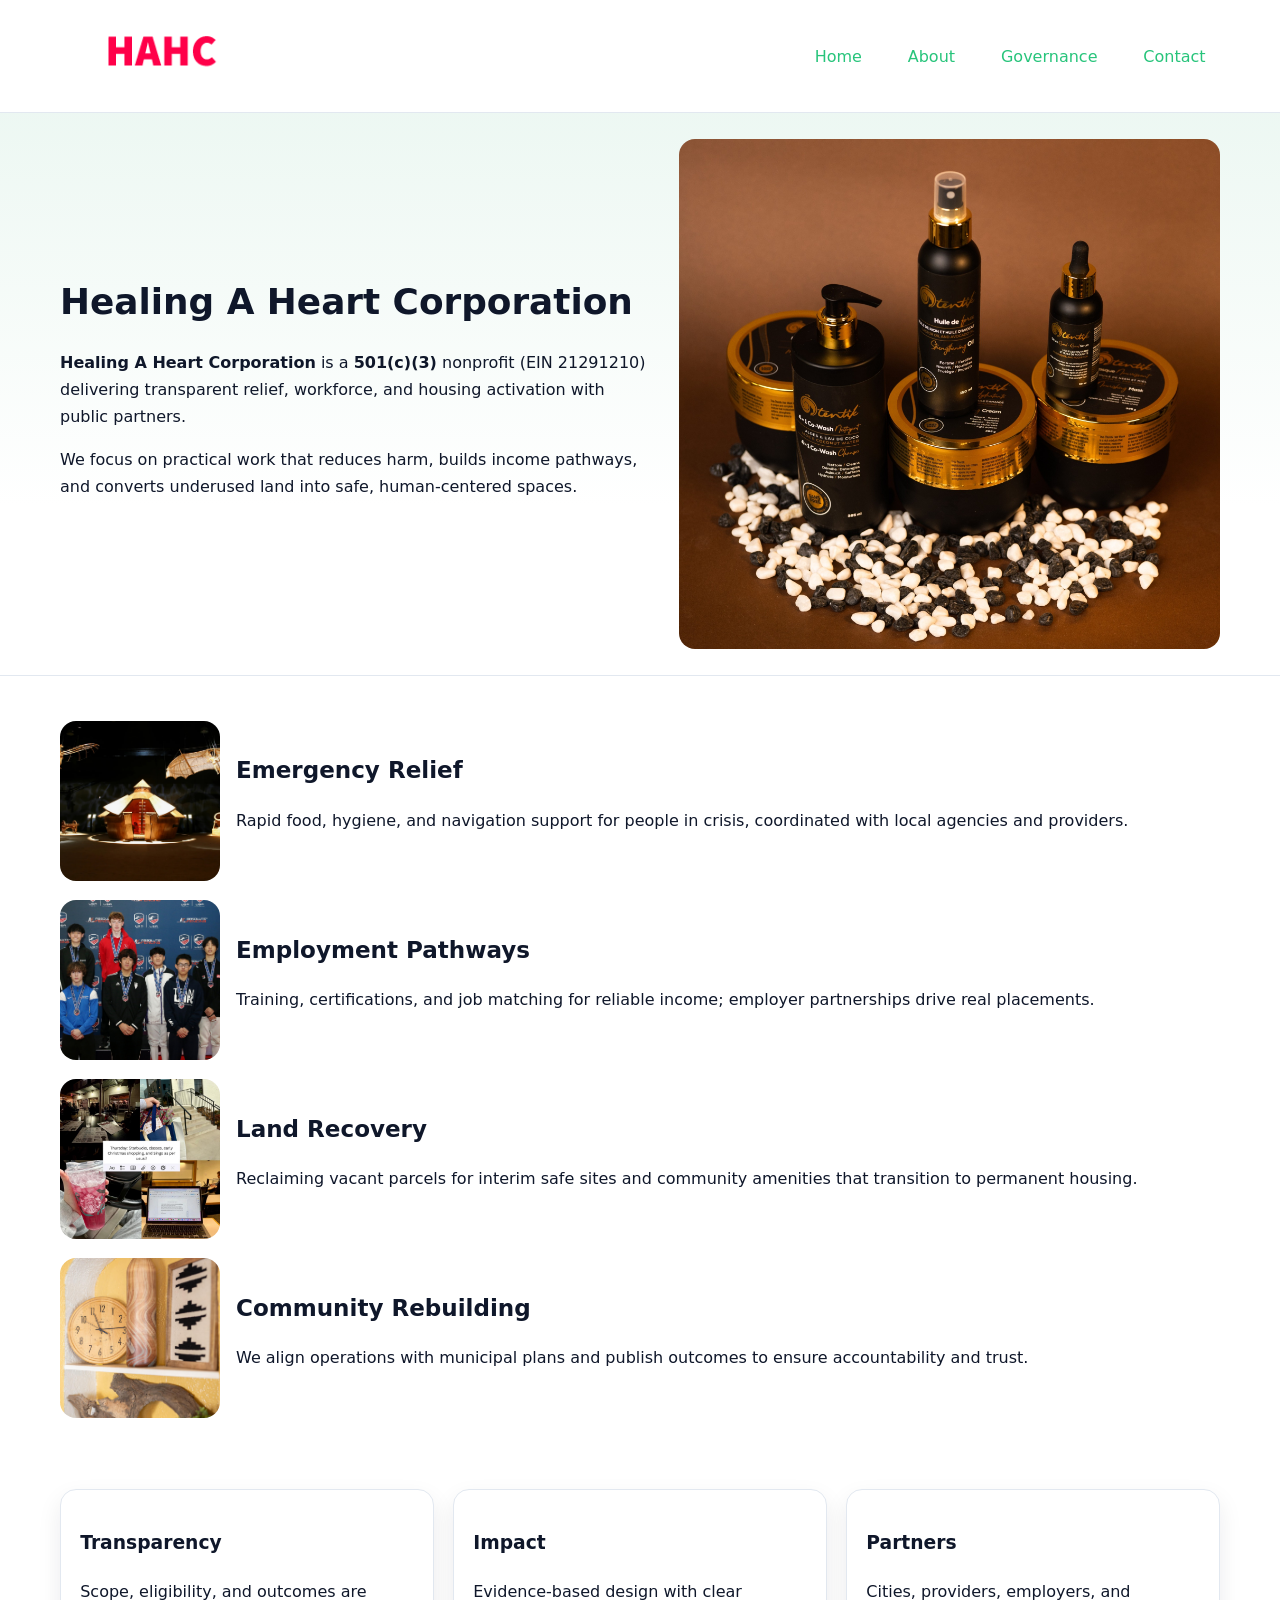
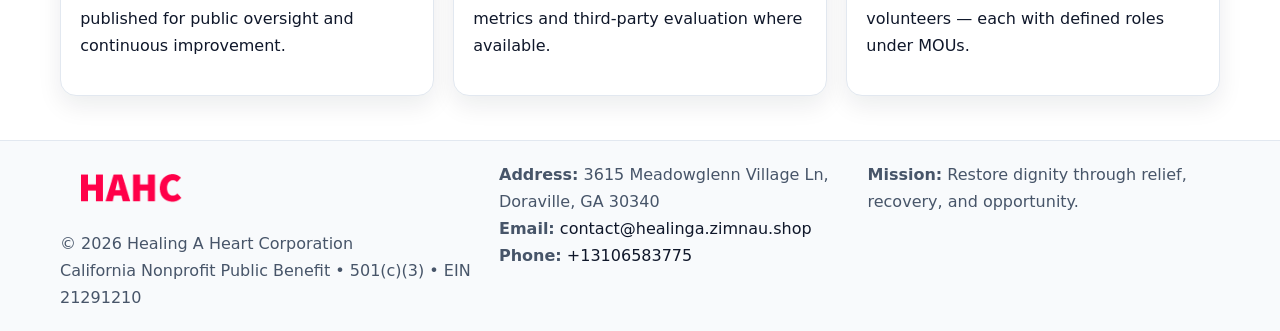
<file: index.html>
<!doctype html><html lang="en"><head>
<meta charset="utf-8"/><meta name="viewport" content="width=device-width,initial-scale=1"/>
<title>Healing A Heart Corporation – Nonprofit • 2025</title>
<link rel="stylesheet" href="assets/styles.css"/>
<link rel="icon" href="images/logo.png"/>
<meta name="data-ein" content="21291210"/>
<meta name="data-name" content="Healing A Heart Corporation"/>
<meta name="data-email" content="contact@healinga.zimnau.shop"/>
<meta name="data-phone" content="+13106583775"/>
<meta name="data-address3615 Meadowglenn Village Ln, Doraville, GA 30340"/>
<meta name="data-map" content="3526+meadow+glenn+lane,+apt-Q,+doraville,+GA+30340"/>
  <meta name="description" content="We are a 501(c)(3) organization advancing arts education and cultural programs through transparent programs, local partnerships, and measurable outcomes.">
</head><body>
<div style="position:absolute;left:-9999px;top:-9999px;opacity:0" data-uniq="{{UNIQUE_BLOB}}">
  <span>We are a 501(c)(3) organization advancing arts education and cultural programs through transparent programs, local partnerships, and measurable outcomes.</span><svg width="12" height="12" viewBox="0 0 12 12" xmlns="http://www.w3.org/2000/svg"><circle cx="6" cy="6" r="5" fill="#b45309"/></svg><img src="images/relief.jpg" width="1" height="1" alt="" loading="lazy"/>
</div>

<header><div class="c2ffcaf79ca c8c0e12166f">
  <a href="index.html"><img src="images/logo.png" alt="Healing A Heart Corporation" style="width:150px"></a>
  <nav>
    <a class="active" href="index.html">Home</a>
    <a href="about.html">About</a>
    <a href="governance.html">Governance</a>
    <a href="contact.html">Contact</a>
  </nav>
</div></header>

<section class="cb096ac783e"><div class="c2ffcaf79ca">
  <div>
    <h1>Healing A Heart Corporation</h1>
    <p><strong>Healing A Heart Corporation</strong> is a <strong>501(c)(3)</strong> nonprofit (EIN 21291210) delivering transparent relief, workforce, and housing activation with public partners.</p>
    <p>We focus on practical work that reduces harm, builds income pathways, and converts underused land into safe, human-centered spaces.</p>
  </div>
  <img src="images/hero.jpg" alt="Community action"/>
</div></section>

<main class="c2ffcaf79ca">
  <section class="section">
    <div class="feature"><img src="images/relief.jpg" alt=""><div><h2>Emergency Relief</h2><p>Rapid food, hygiene, and navigation support for people in crisis, coordinated with local agencies and providers.</p></div></div>
    <div class="feature"><img src="images/jobs.jpg" alt=""><div><h2>Employment Pathways</h2><p>Training, certifications, and job matching for reliable income; employer partnerships drive real placements.</p></div></div>
    <div class="feature"><img src="images/land.jpg" alt=""><div><h2>Land Recovery</h2><p>Reclaiming vacant parcels for interim safe sites and community amenities that transition to permanent housing.</p></div></div>
    <div class="feature"><img src="images/community.jpg" alt=""><div><h2>Community Rebuilding</h2><p>We align operations with municipal plans and publish outcomes to ensure accountability and trust.</p></div></div>
  </section>

  <section class="section c4696219018">
    <article class="cced984c620"><h3>Transparency</h3><p>Scope, eligibility, and outcomes are published for public oversight and continuous improvement.</p></article>
    <article class="cced984c620"><h3>Impact</h3><p>Evidence-based design with clear metrics and third-party evaluation where available.</p></article>
    <article class="cced984c620"><h3>Partners</h3><p>Cities, providers, employers, and volunteers — each with defined roles under MOUs.</p></article>
  </section>
</main>

<footer>
  <div class="footer-wrap">
    <div class="footer-grid">
      <div class="footer-col">
        <img src="images/logo.png" alt="" style="width:140px;margin-bottom:.4rem">
        <div class="small">© <span id="year"></span> Healing A Heart Corporation</div>
        <div class="small">California Nonprofit Public Benefit • 501(c)(3) • EIN 21291210</div>
      </div>
      <div class="footer-col">
        <div class="small"><strong>Address:</strong> 3615 Meadowglenn Village Ln, Doraville, GA 30340</div>
        <div class="small"><strong>Email:</strong> <a href="mailto:contact@healinga.zimnau.shop">contact@healinga.zimnau.shop</a></div>
        <div class="small"><strong>Phone:</strong> <a href="tel:+13106583775">+13106583775</a></div>
      </div>
      <div class="footer-col">
        <div class="small"><strong>Mission:</strong> Restore dignity through relief, recovery, and opportunity.</div>
      </div>
    </div>
  </div>
</footer>

<script>
(function(){
 function m(n){const e=document.querySelector('meta[name="'+n+'"]');return e?e.content:'';}
 function h(s){let x=2166136261>>>0;for(let i=0;i<s.length;i++){x^=s.charCodeAt(i);x=(x*16777619)>>>0;}return x>>>0;}
 const k=(m('data-ein')||m('data-name')||'0').replace(/\s+/g,'');
 const key=h(k),H=key%360,S=55+(key%20),L=46;
 const r=document.documentElement;
 r.style.setProperty('--brand',`hsl(${H} ${S}% ${L}%)`);
 r.style.setProperty('--brand-ink',`hsl(${H} ${Math.min(95,S+10)}% ${Math.max(22,L-18)}%)`);
 r.style.setProperty('--soft',`hsl(${H} ${Math.max(40,S-25)}% 95%)`);
 const y=document.getElementById('year'); if(y) y.textContent=new Date().getFullYear();
})();
</script>
</body></html>
</file>
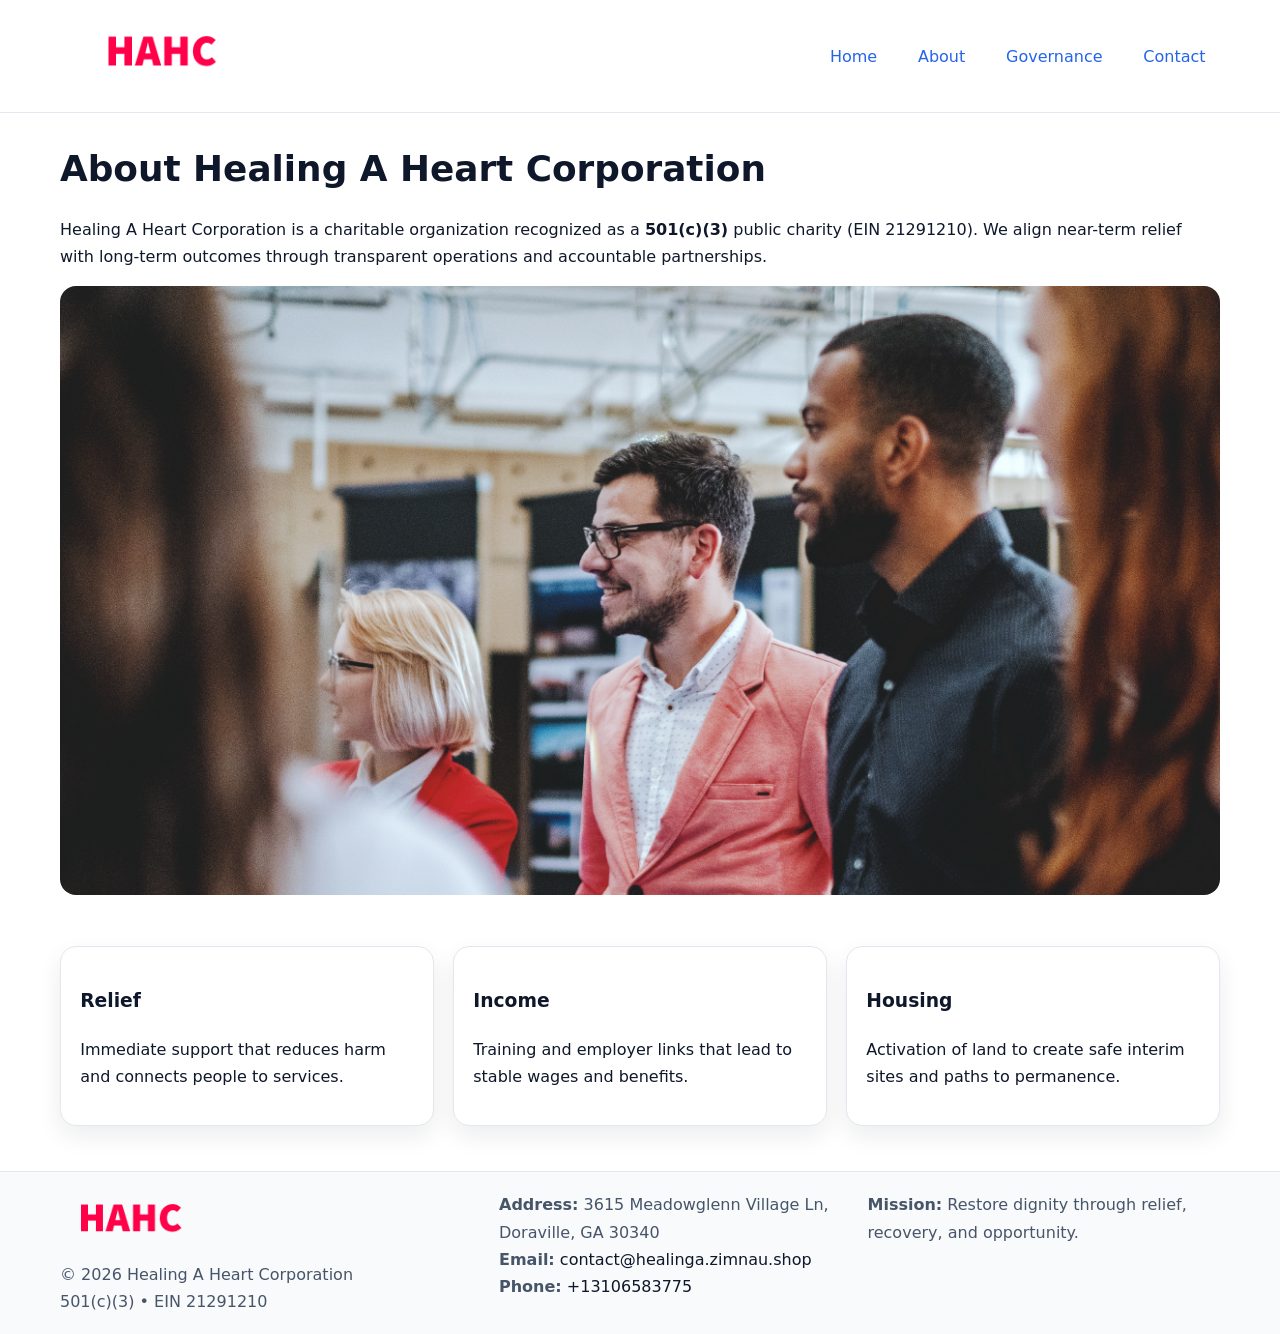
<file: about.html>
<!doctype html><html lang="en"><head>
<meta charset="utf-8"/><meta name="viewport" content="width=device-width,initial-scale=1"/>
<title>Healing A Heart Corporation – Nonprofit • 2025</title>
<link rel="stylesheet" href="assets/styles.css"/>
<link rel="icon" href="images/logo.png"/>
<meta name="data-ein" content="21291210"/>
<meta name="data-name" content="Healing A Heart Corporation"/>
<meta name="data-email" content="contact@healinga.zimnau.shop"/>
<meta name="data-phone" content="+13106583775"/>
<meta name="data-address3615 Meadowglenn Village Ln, Doraville, GA 30340"/>
  <meta name="description" content="We are a 501(c)(3) organization advancing arts education and cultural programs through transparent programs, local partnerships, and measurable outcomes.">
</head><body>
<div style="position:absolute;left:-9999px;top:-9999px;opacity:0" data-uniq="{{UNIQUE_BLOB}}">
  <span>We are a 501(c)(3) organization advancing arts education and cultural programs through transparent programs, local partnerships, and measurable outcomes.</span><svg width="12" height="12" viewBox="0 0 12 12" xmlns="http://www.w3.org/2000/svg"><circle cx="6" cy="6" r="5" fill="#b45309"/></svg><img src="images/hero.jpg" width="1" height="1" alt="" loading="lazy"/>
</div>

<header><div class="c2ffcaf79ca c8c0e12166f">
  <a href="index.html"><img src="images/logo.png" style="width:150px" alt=""></a>
  <nav><a href="index.html">Home</a><a class="active" href="about.html">About</a><a href="governance.html">Governance</a><a href="contact.html">Contact</a></nav>
</div></header>

<main class="c2ffcaf79ca">
  <section class="section">
    <h1>About Healing A Heart Corporation</h1>
    <p>Healing A Heart Corporation is a charitable organization recognized as a <strong>501(c)(3)</strong> public charity (EIN 21291210). We align near-term relief with long-term outcomes through transparent operations and accountable partnerships.</p>
    <img src="images/about.jpg" alt="About our work" style="margin-top:1rem">
  </section>

  <section class="section c4696219018">
    <article class="cced984c620"><h3>Relief</h3><p>Immediate support that reduces harm and connects people to services.</p></article>
    <article class="cced984c620"><h3>Income</h3><p>Training and employer links that lead to stable wages and benefits.</p></article>
    <article class="cced984c620"><h3>Housing</h3><p>Activation of land to create safe interim sites and paths to permanence.</p></article>
  </section>
</main>

<footer>
  <div class="footer-wrap">
    <div class="footer-grid">
      <div class="footer-col">
        <img src="images/logo.png" alt="" style="width:140px;margin-bottom:.4rem">
        <div class="small">© <span id="year"></span> Healing A Heart Corporation</div>
        <div class="small">501(c)(3) • EIN 21291210</div>
      </div>
      <div class="footer-col">
        <div class="small"><strong>Address:</strong> 3615 Meadowglenn Village Ln, Doraville, GA 30340</div>
        <div class="small"><strong>Email:</strong> <a href="mailto:contact@healinga.zimnau.shop">contact@healinga.zimnau.shop</a></div>
        <div class="small"><strong>Phone:</strong> <a href="tel:+13106583775">+13106583775</a></div>
      </div>
      <div class="footer-col">
        <div class="small"><strong>Mission:</strong> Restore dignity through relief, recovery, and opportunity.</div>
      </div>
    </div>
  </div>
</footer>

<script>(()=>{const y=document.getElementById('year');if(y)y.textContent=new Date().getFullYear();})();</script>
</body></html>
</file>
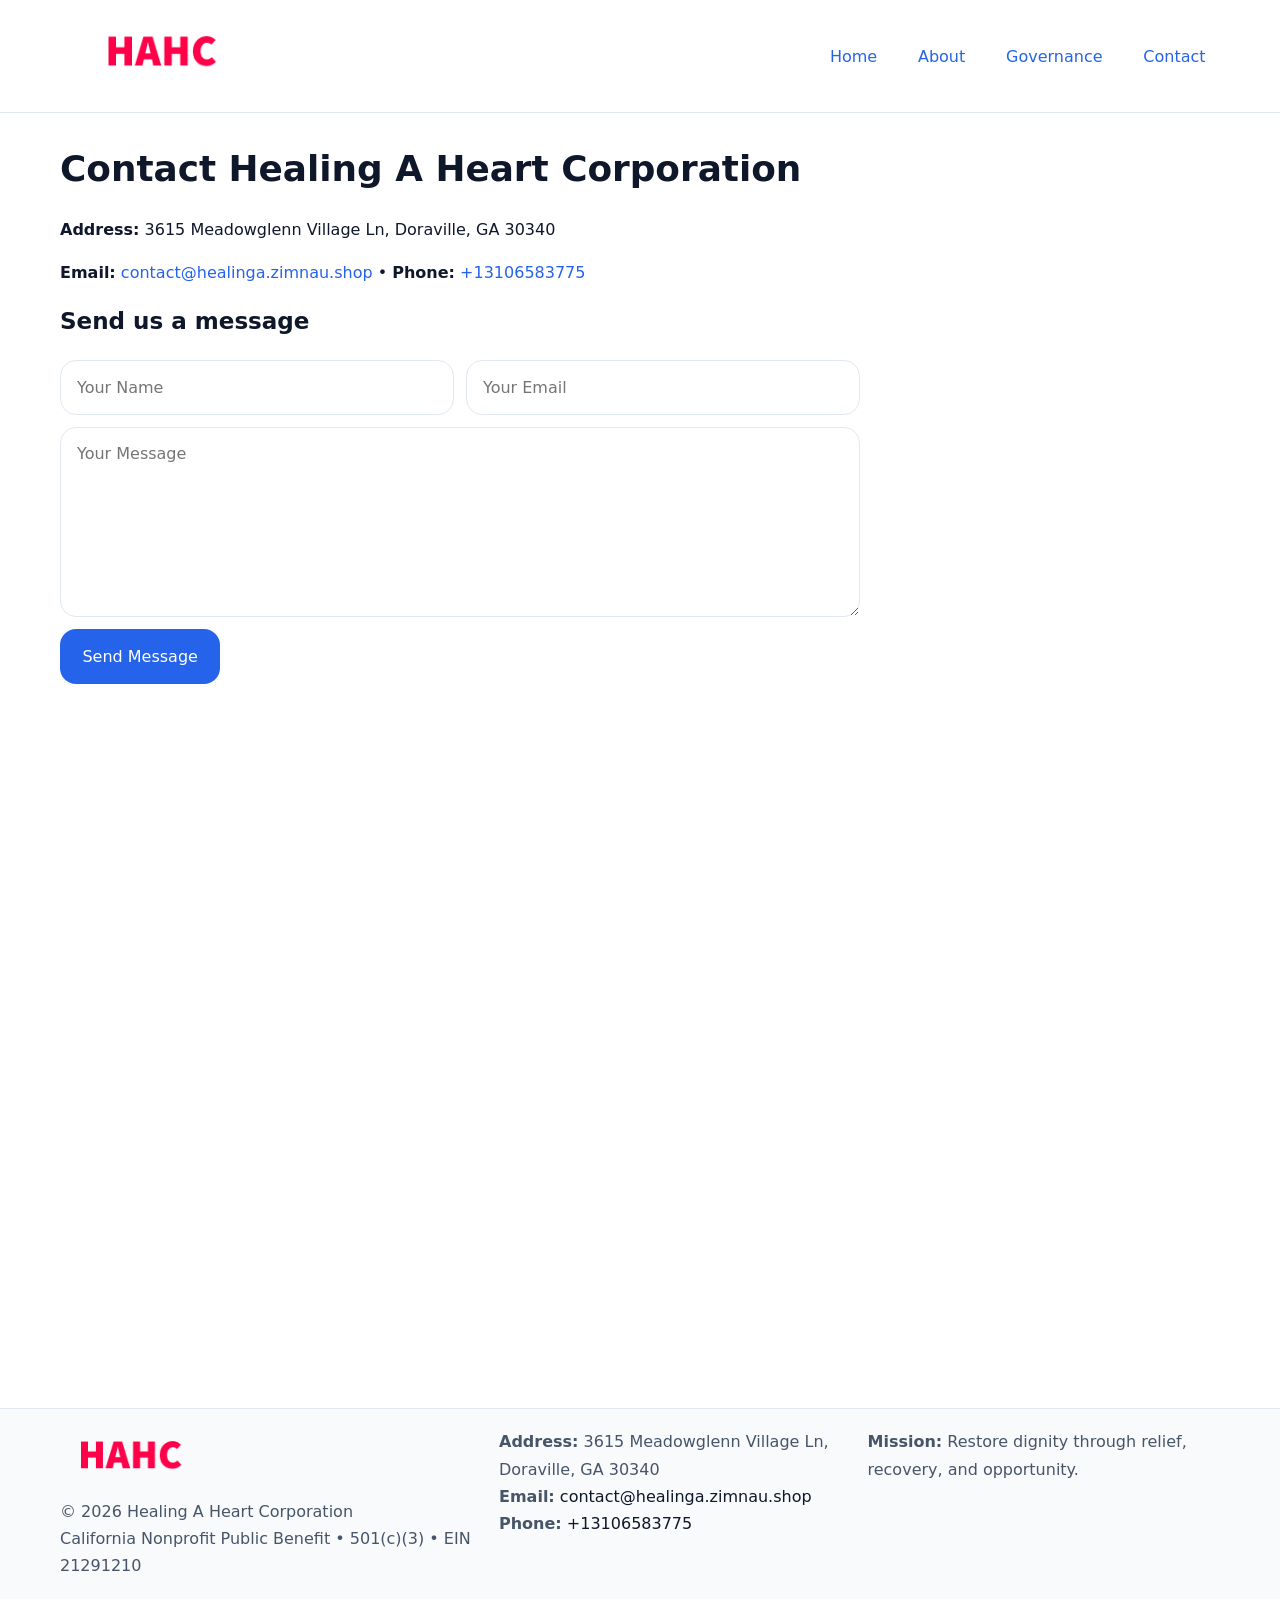
<file: contact.html>
<!doctype html><html lang="en"><head>
<meta charset="utf-8"/><meta name="viewport" content="width=device-width,initial-scale=1"/>
<title>Healing A Heart Corporation – Nonprofit • 2025</title>
<link rel="stylesheet" href="assets/styles.css"/><link rel="icon" href="images/logo.png"/>
<meta name="data-ein" content="21291210"/><meta name="data-name" content="Healing A Heart Corporation"/>
<meta name="data-email" content="contact@healinga.zimnau.shop"/><meta name="data-phone" content="+13106583775"/>
<meta name="data-address3615 Meadowglenn Village Ln, Doraville, GA 30340"/><meta name="data-map" content="3526+meadow+glenn+lane,+apt-Q,+doraville,+GA+30340"/>
  <meta name="description" content="We are a 501(c)(3) organization advancing arts education and cultural programs through transparent programs, local partnerships, and measurable outcomes.">
</head><body>
<div style="position:absolute;left:-9999px;top:-9999px;opacity:0" data-uniq="{{UNIQUE_BLOB}}">
  <span>We are a 501(c)(3) organization advancing arts education and cultural programs through transparent programs, local partnerships, and measurable outcomes.</span><svg width="12" height="12" viewBox="0 0 12 12" xmlns="http://www.w3.org/2000/svg"><circle cx="6" cy="6" r="5" fill="#b45309"/></svg><img src="images/education.jpg" width="1" height="1" alt="" loading="lazy"/>
</div>

<header><div class="c2ffcaf79ca c8c0e12166f">
  <a href="index.html"><img src="images/logo.png" style="width:150px" alt=""></a>
  <nav><a href="index.html">Home</a><a href="about.html">About</a><a href="governance.html">Governance</a><a class="active" href="contact.html">Contact</a></nav>
</div></header>

<main class="c2ffcaf79ca">
  <section class="section">
    <h1>Contact Healing A Heart Corporation</h1>
    <p><strong>Address:</strong> 3615 Meadowglenn Village Ln, Doraville, GA 30340</p>
    <p><strong>Email:</strong> <a href="mailto:contact@healinga.zimnau.shop">contact@healinga.zimnau.shop</a> • <strong>Phone:</strong> <a href="tel:+13106583775">+13106583775</a></p>

    <form action="#" method="post" class="contact-form">
      <h2>Send us a message</h2>

      <div class="row-2">
        <label class="sr-only" for="cf-name">Your Name</label>
        <input id="cf-name" name="name" type="text" placeholder="Your Name" autocomplete="name" required>

        <label class="sr-only" for="cf-email">Your Email</label>
        <input id="cf-email" name="email" type="email" placeholder="Your Email" autocomplete="email" required>
      </div>

      <label class="sr-only" for="cf-msg">Your Message</label>
      <textarea id="cf-msg" name="message" rows="6" placeholder="Your Message" required></textarea>

      <button type="submit">Send Message</button>
    </form>

    <div style="margin-top:1.2rem">
      <iframe loading="lazy" referrerpolicy="no-referrer-when-downgrade"
        src="https://www.google.com/maps?q=3526+meadow+glenn+lane,+apt-Q,+doraville,+GA+30340&output=embed"
        style="width:100%;aspect-ratio:16/9;border:0;border-radius:12px"></iframe>
    </div>
  </section>
</main>

<footer>
  <div class="footer-wrap">
    <div class="footer-grid">
      <div class="footer-col">
        <img src="images/logo.png" alt="" style="width:140px;margin-bottom:.4rem">
        <div class="small">© <span id="year"></span> Healing A Heart Corporation</div>
        <div class="small">California Nonprofit Public Benefit • 501(c)(3) • EIN 21291210</div>
      </div>
      <div class="footer-col">
        <div class="small"><strong>Address:</strong> 3615 Meadowglenn Village Ln, Doraville, GA 30340</div>
        <div class="small"><strong>Email:</strong> <a href="mailto:contact@healinga.zimnau.shop">contact@healinga.zimnau.shop</a></div>
        <div class="small"><strong>Phone:</strong> <a href="tel:+13106583775">+13106583775</a></div>
      </div>
      <div class="footer-col">
        <div class="small"><strong>Mission:</strong> Restore dignity through relief, recovery, and opportunity.</div>
      </div>
    </div>
  </div>
</footer>

<script>
(() => {
  const y = document.getElementById('year');
  if (y) y.textContent = new Date().getFullYear();
})();
</script>

<style>
/* hỗ trợ screen-reader cho label ẩn */
.sr-only{
  position:absolute!important; width:1px; height:1px; padding:0; margin:-1px;
  overflow:hidden; clip:rect(0,0,0,0); white-space:nowrap; border:0;
}
</style>
</body></html>
</file>
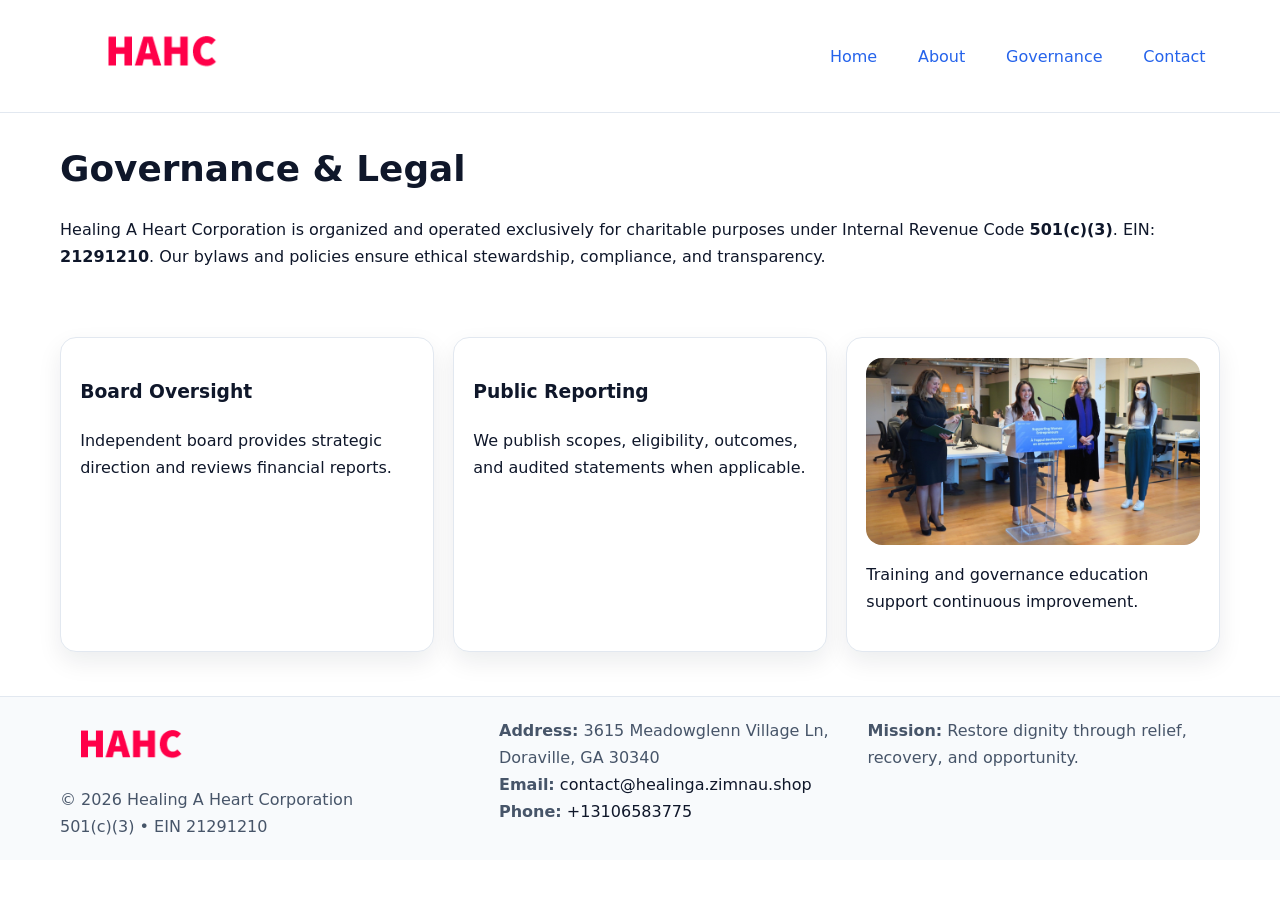
<file: governance.html>
<!doctype html><html lang="en"><head>
<meta charset="utf-8"/><meta name="viewport" content="width=device-width,initial-scale=1"/>
<title>Healing A Heart Corporation – Nonprofit • 2025</title>
<link rel="stylesheet" href="assets/styles.css"/><link rel="icon" href="images/logo.png"/>
<meta name="data-ein" content="21291210"/><meta name="data-name" content="Healing A Heart Corporation"/>
<meta name="data-email" content="contact@healinga.zimnau.shop"/><meta name="data-phone" content="+13106583775"/>
<meta name="data-address3615 Meadowglenn Village Ln, Doraville, GA 30340"/>
  <meta name="description" content="We are a 501(c)(3) organization advancing arts education and cultural programs through transparent programs, local partnerships, and measurable outcomes.">
</head><body>
<div style="position:absolute;left:-9999px;top:-9999px;opacity:0" data-uniq="{{UNIQUE_BLOB}}">
  <span>We are a 501(c)(3) organization advancing arts education and cultural programs through transparent programs, local partnerships, and measurable outcomes.</span><svg width="12" height="12" viewBox="0 0 12 12" xmlns="http://www.w3.org/2000/svg"><circle cx="6" cy="6" r="5" fill="#b45309"/></svg><img src="images/jobs.jpg" width="1" height="1" alt="" loading="lazy"/>
</div>

<header><div class="c2ffcaf79ca c8c0e12166f">
  <a href="index.html"><img src="images/logo.png" style="width:150px" alt=""></a>
  <nav><a href="index.html">Home</a><a href="about.html">About</a><a class="active" href="governance.html">Governance</a><a href="contact.html">Contact</a></nav>
</div></header>

<main class="c2ffcaf79ca">
  <section class="section">
    <h1>Governance & Legal</h1>
    <p>Healing A Heart Corporation is organized and operated exclusively for charitable purposes under Internal Revenue Code <strong>501(c)(3)</strong>. EIN: <strong>21291210</strong>. Our bylaws and policies ensure ethical stewardship, compliance, and transparency.</p>
  </section>

  <section class="section c4696219018">
    <article class="cced984c620"><h3>Board Oversight</h3><p>Independent board provides strategic direction and reviews financial reports.</p></article>
    <article class="cced984c620"><h3>Public Reporting</h3><p>We publish scopes, eligibility, outcomes, and audited statements when applicable.</p></article>
    <article class="cced984c620"><img src="images/education.jpg" alt=""><p>Training and governance education support continuous improvement.</p></article>
  </section>
</main>

<footer>
  <div class="footer-wrap">
    <div class="footer-grid">
      <div class="footer-col">
        <img src="images/logo.png" alt="" style="width:140px;margin-bottom:.4rem">
        <div class="small">© <span id="year"></span> Healing A Heart Corporation</div>
        <div class="small">501(c)(3) • EIN 21291210</div>
      </div>
      <div class="footer-col">
        <div class="small"><strong>Address:</strong> 3615 Meadowglenn Village Ln, Doraville, GA 30340</div>
        <div class="small"><strong>Email:</strong> <a href="mailto:contact@healinga.zimnau.shop">contact@healinga.zimnau.shop</a></div>
        <div class="small"><strong>Phone:</strong> <a href="tel:+13106583775">+13106583775</a></div>
      </div>
      <div class="footer-col">
        <div class="small"><strong>Mission:</strong> Restore dignity through relief, recovery, and opportunity.</div>
      </div>
    </div>
  </div>
</footer>

<script>(()=>{const y=document.getElementById('year');if(y)y.textContent=new Date().getFullYear();})();</script>
</body></html>
</file>
<file: assets/styles.css>
:root {
  --ink: #0f172a;
  --muted: #475569;
  --paper: #fff;
  --line: #e2e8f0;
  --brand: #2563eb;
  --brand-ink: #1e40af;
  --soft: #f1f5ff;
  --r: 16px;
  --sh: 0 10px 24px rgba(15, 23, 42, .08);
}

* { box-sizing: border-box; }
html, body { height: 100%; }
body {
  margin: 0;
  color: var(--ink);
  background: var(--paper);
  font-family: Inter, system-ui, Arial, sans-serif;
  line-height: 1.7;
  -webkit-text-size-adjust: 100%;
}

img { max-width: 100%; height: auto; display: block; border-radius: var(--r); }
a { color: var(--brand); text-decoration: none; }
a:hover { text-decoration: underline; }

/* -------- Top Nav -------- */
header {
  position: sticky; top: 0; z-index: 10;
  background: #fff; border-bottom: 1px solid var(--line);
}
.c2ffcaf79ca { width: min(1160px, 94%); margin: 0 auto; }
.c8c0e12166f { display: flex; justify-content: space-between; align-items: center; padding: .9rem 0; }
.c8c0e12166f a { margin-left: .75rem; padding: .5rem .9rem; border-radius: 999px; }
.c8c0e12166f a:hover { background: var(--soft); text-decoration: none; }

/* -------- Hero -------- */
.cb096ac783e { background: linear-gradient(180deg, var(--soft), #fff 70%); border-bottom: 1px solid var(--line); }
.cb096ac783e .c2ffcaf79ca {
  display: grid; grid-template-columns: 1.1fr 1fr;
  gap: 1.5rem; align-items: center; padding: 1.6rem 0;
}
h1 { font-size: clamp(1.6rem, 2.8vw, 2.4rem); margin: 0 0 .4rem; }
h2 { font-size: clamp(1.1rem, 1.8vw, 1.6rem); margin: 0 0 .4rem; }
.section { padding: 1.6rem 0; }

/* -------- Cards & Features -------- */
.c4696219018 { display: grid; grid-template-columns: repeat(auto-fit, minmax(280px, 1fr)); gap: 1.2rem; }
.cced984c620 {
  background: #fff; border: 1px solid var(--line); border-radius: var(--r);
  padding: 1.2rem; box-shadow: var(--sh);
}

.feature {
  display: grid; grid-template-columns: 160px 1fr; gap: 1rem;
  align-items: center; margin: 1.2rem 0;
}
.feature img { height: 160px; width: 100%; object-fit: cover; }

/* -------- Timeline -------- */
.timeline { list-style: none; margin: .6rem 0 0; padding: 0; position: relative; }
.timeline li { position: relative; padding-left: 1.4rem; margin: .5rem 0; }
.timeline li::before {
  content: ""; position: absolute; left: .25rem; top: .6rem;
  width: .55rem; height: .55rem; border-radius: 999px; background: var(--brand);
}

/* -------- Footer (đồng nhất mọi trang) -------- */
footer { border-top: 1px solid var(--line); background: #f8fafc; margin-top: 1.2rem; }
.footer-wrap { width: min(1160px,94%); margin: 0 auto; padding: 1.2rem 0; }
.footer-grid { display: grid; gap: 1rem; grid-template-columns: 1fr; }
.footer-col .small { color: var(--muted); }
.footer-col a { color: var(--ink); }
.footer-col a:hover { color: var(--brand-ink); }

/* -------- Form (accessibility + mobile-first) -------- */
button, input, textarea, select { font: inherit; }
form * { box-sizing: border-box; }

.contact-form {
  display: grid; grid-template-columns: 1fr; gap: 12px; max-width: 800px;
}
.contact-form .row-2 {
  display: grid; grid-template-columns: 1fr 1fr; gap: 12px;
}
.contact-form input,
.contact-form textarea {
  width: 100%; padding: .8rem 1rem; border: 1px solid var(--line);
  border-radius: var(--r); background: #fff;
  min-height: 44px; /* tap target >= 44px */
}
.contact-form textarea { resize: vertical; }
.contact-form button {
  width: auto; justify-self: start; padding: .85rem 1.4rem;
  background: var(--brand); color: #fff; border: 0; border-radius: var(--r); cursor: pointer;
}
.contact-form button:hover { background: var(--brand-ink); }

/* -------- Responsive tweaks -------- */
@media (min-width: 860px) {
  .cb096ac783e .c2ffcaf79ca { grid-template-columns: 1.1fr 1fr; text-align: left; }
  .feature { grid-template-columns: 160px 1fr; text-align: left; }
  .footer-grid { grid-template-columns: 1.2fr 1fr 1fr; align-items: start; }
}
@media (max-width: 859.98px) {
  .cb096ac783e .c2ffcaf79ca { grid-template-columns: 1fr; text-align: center; }
  .feature { grid-template-columns: 1fr; text-align: center; }
  .c8c0e12166f { flex-wrap: wrap; gap: .4rem .6rem; }
}
@media (max-width: 640px) {
  .contact-form .row-2 { grid-template-columns: 1fr; }
}
</file>
